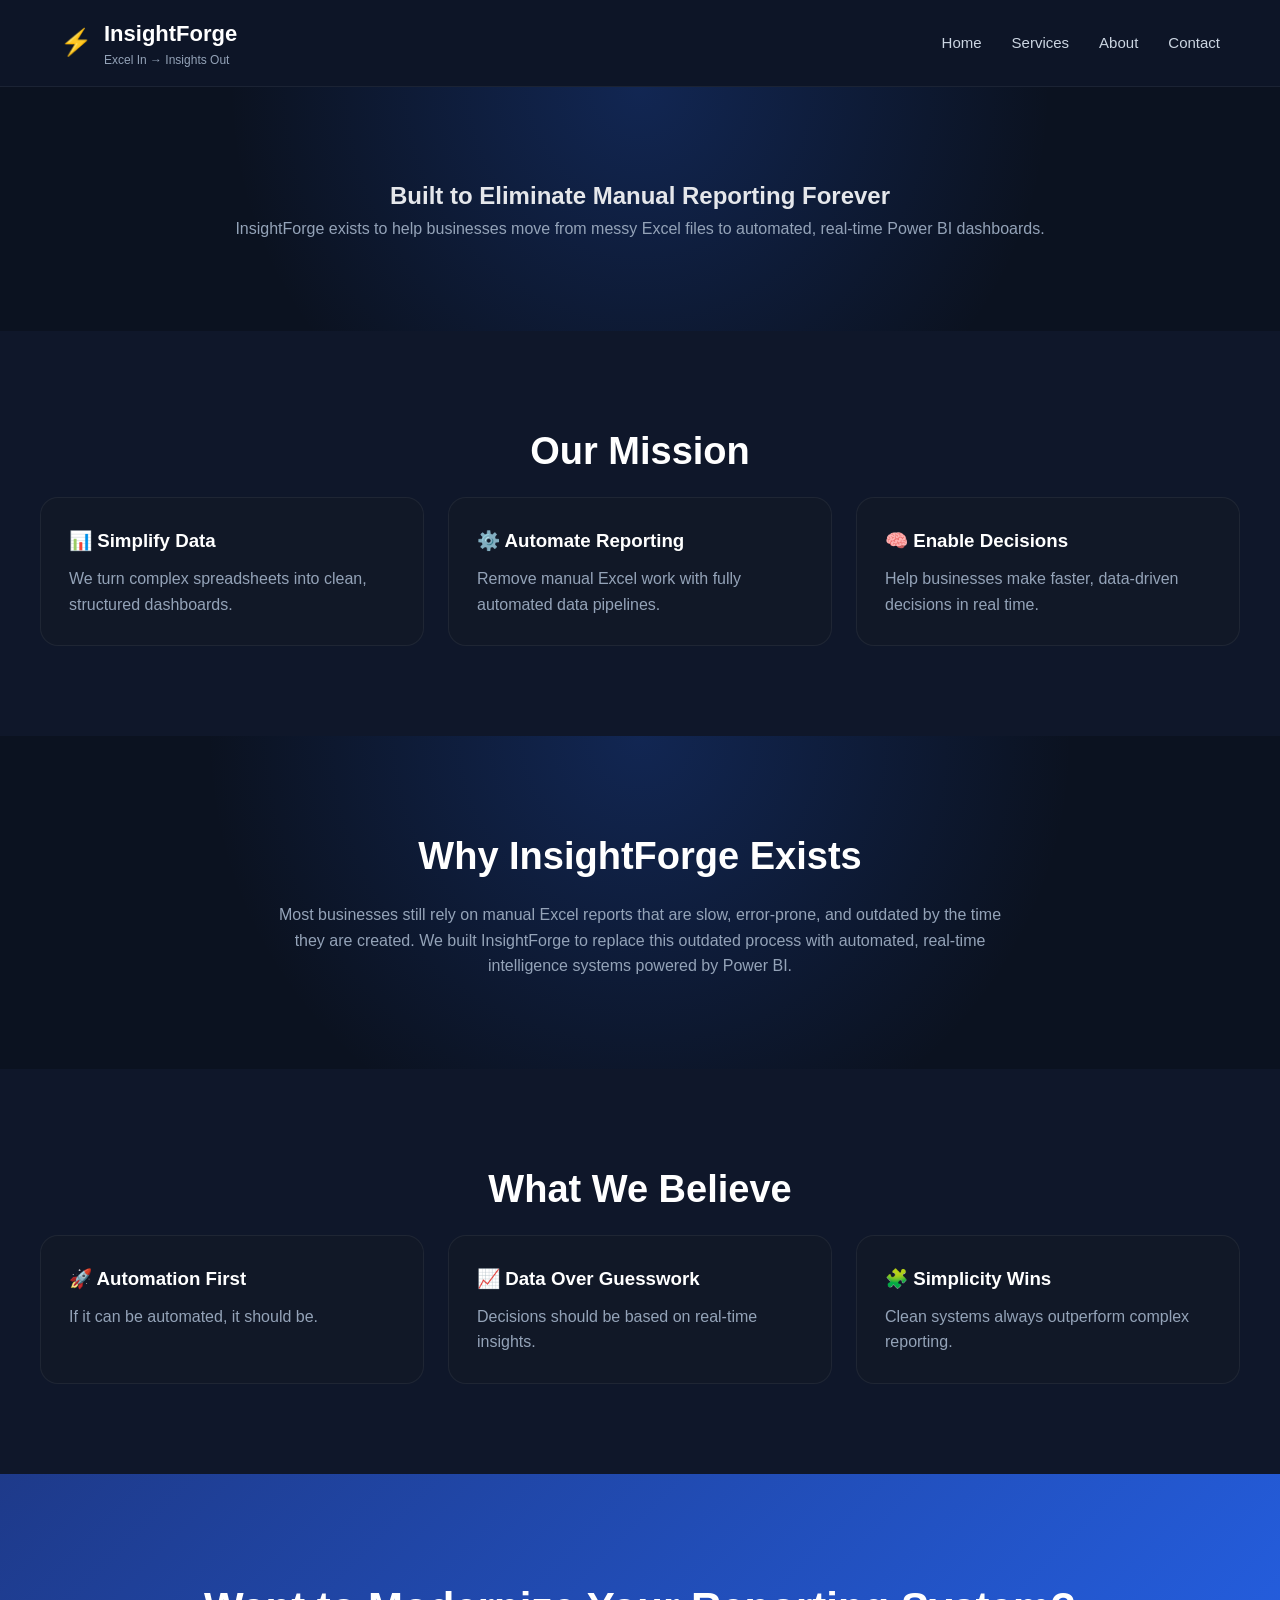
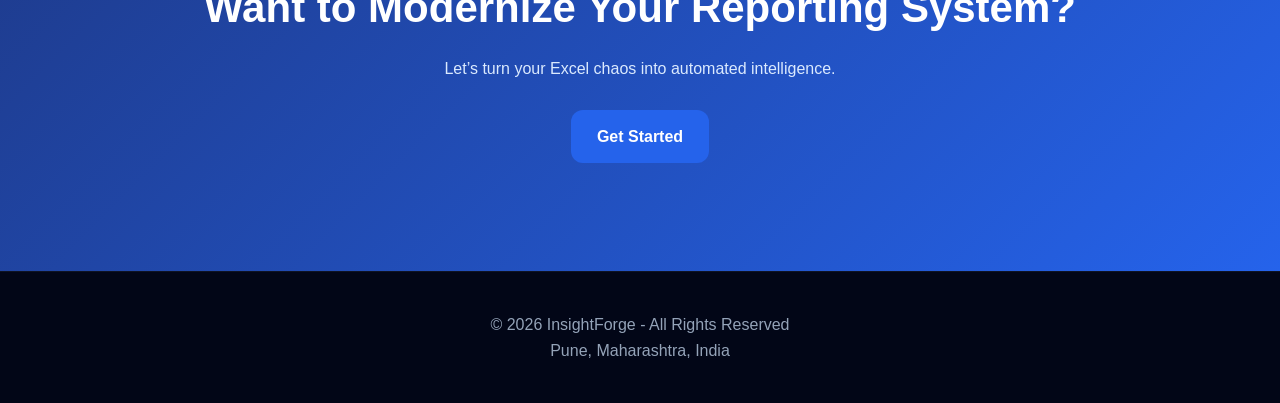
<file: About.html>
<!DOCTYPE html>
<html>
<head>
  <title>About | InsightForge</title>
  <meta name="viewport" content="width=device-width, initial-scale=1.0">
  <meta name="description" content="Learn about InsightForge and our mission to simplify business reporting with Excel to Power BI automation.">
  <link rel="stylesheet" href="style.css">
</head>

<body>

<header class="navbar">

  <div class="logo">
  <span class="logo-icon">⚡</span>
  <div>
    <div class="logo-text">InsightForge</div>
    <div style="font-size:12px;color:#94a3b8;">
      Excel In → Insights Out
    </div>
  </div>
</div>

  <nav class="nav-links">
    <a href="index.html">Home</a>
    <a href="services.html">Services</a>
    <a href="about.html">About</a>
    <a href="contact.html">Contact</a>
  </nav>

</header>

<!-- HERO -->
<section class="section">
  <h1>Built to Eliminate Manual Reporting Forever</h1>
  <p class="subtext">
    InsightForge exists to help businesses move from messy Excel files to automated, real-time Power BI dashboards.
  </p>
</section>

<!-- MISSION -->
<section class="section dark">

  <h2>Our Mission</h2>

  <div class="grid">
    <div class="card">
      <h3>📊 Simplify Data</h3>
      <p>We turn complex spreadsheets into clean, structured dashboards.</p>
    </div>

    <div class="card">
      <h3>⚙️ Automate Reporting</h3>
      <p>Remove manual Excel work with fully automated data pipelines.</p>
    </div>

    <div class="card">
      <h3>🧠 Enable Decisions</h3>
      <p>Help businesses make faster, data-driven decisions in real time.</p>
    </div>
  </div>

</section>

<!-- WHY WE EXIST -->
<section class="section">

  <h2>Why InsightForge Exists</h2>

  <p style="max-width:750px;margin:auto;color:#94a3b8;">
    Most businesses still rely on manual Excel reports that are slow, error-prone, and outdated by the time they are created.
    We built InsightForge to replace this outdated process with automated, real-time intelligence systems powered by Power BI.
  </p>

</section>

<!-- VALUES -->
<section class="section dark">

  <h2>What We Believe</h2>

  <div class="grid">

    <div class="card">
      <h3>🚀 Automation First</h3>
      <p>If it can be automated, it should be.</p>
    </div>

    <div class="card">
      <h3>📈 Data Over Guesswork</h3>
      <p>Decisions should be based on real-time insights.</p>
    </div>

    <div class="card">
      <h3>🧩 Simplicity Wins</h3>
      <p>Clean systems always outperform complex reporting.</p>
    </div>

  </div>

</section>

<!-- CTA -->
<section class="cta">
  <h2>Want to Modernize Your Reporting System?</h2>
  <p class="subtext">Let’s turn your Excel chaos into automated intelligence.</p>
  <a href="contact.html" class="btn primary">Get Started</a>
</section>

<footer class="footer">

    <div class="footer-left">
        <p>© 2026 InsightForge - All Rights Reserved</p>
        <p>Pune, Maharashtra, India</p>
    </div>


</footer>

</body>
</html>
</file>
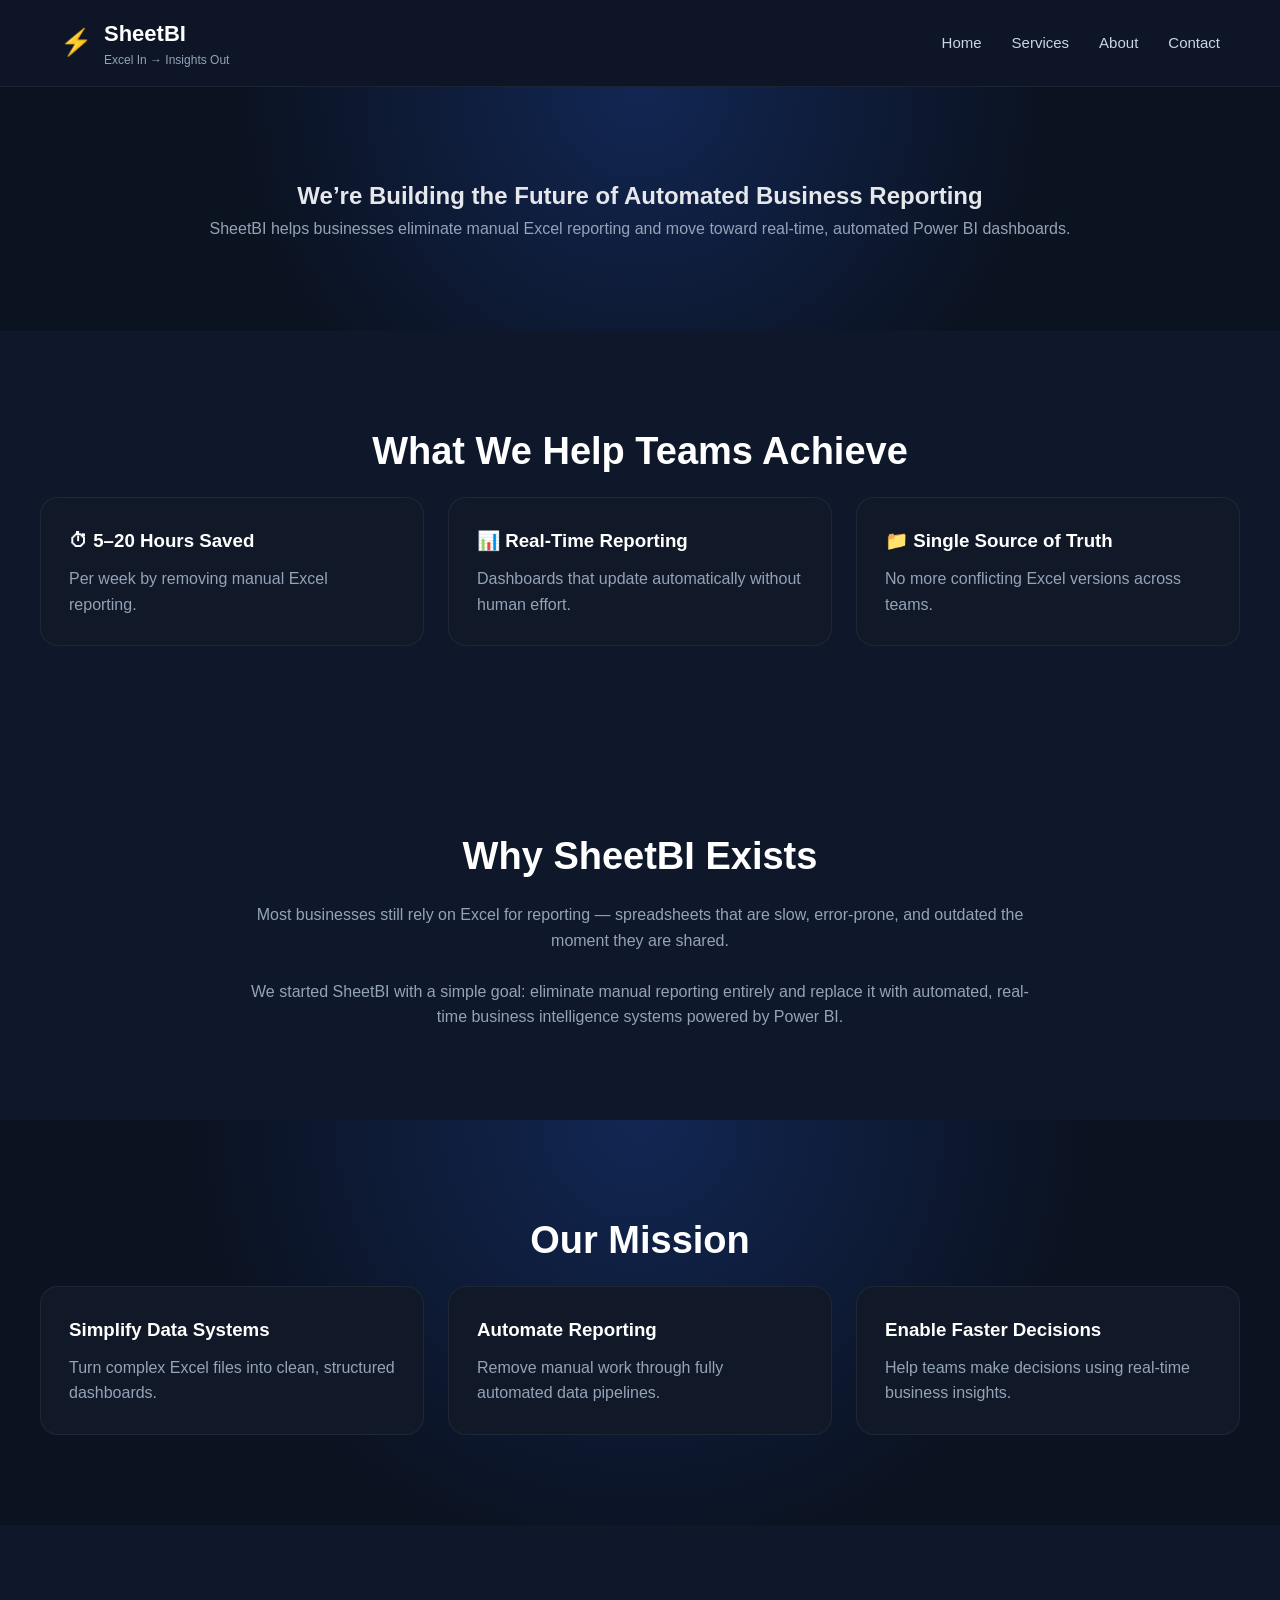
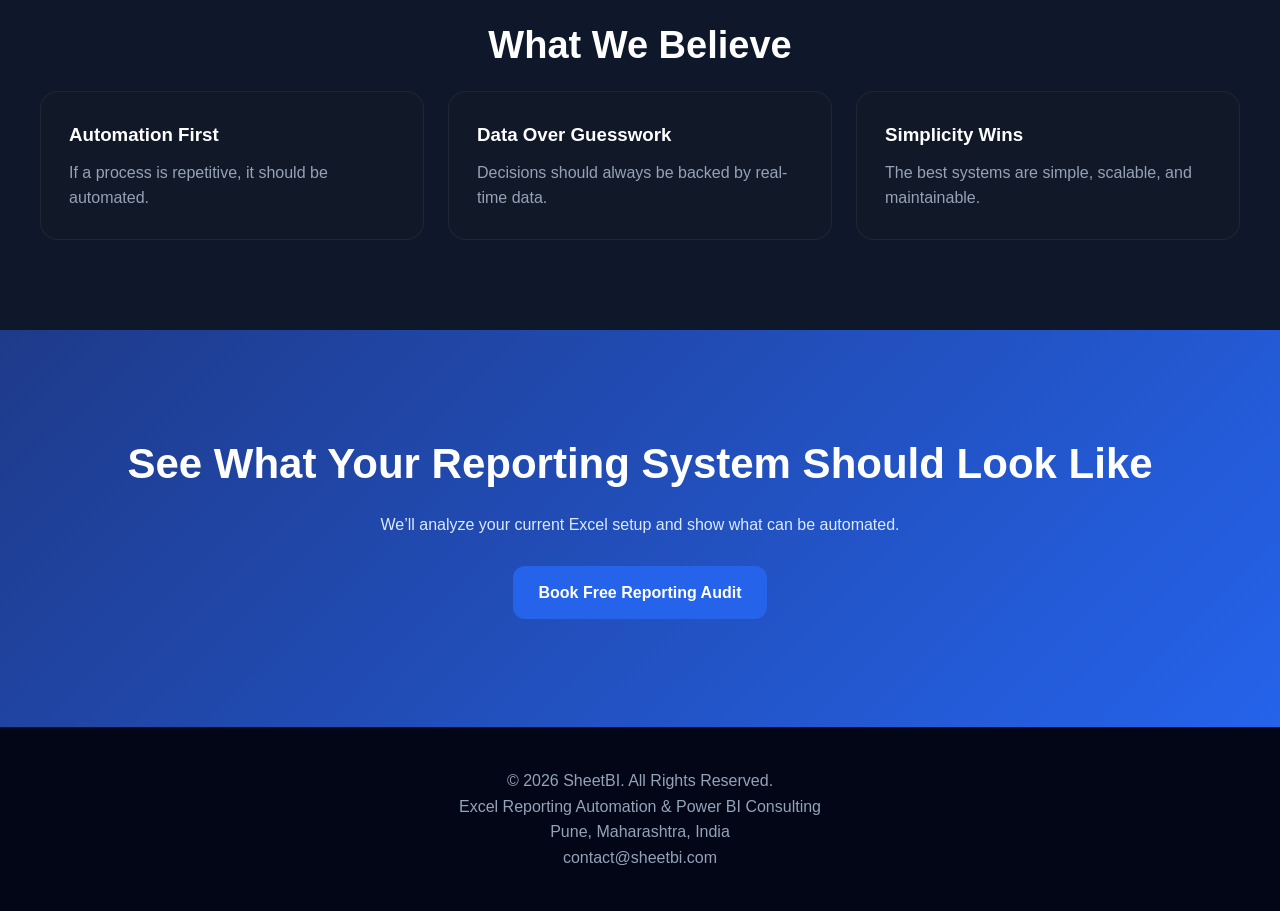
<file: about.html>
<!DOCTYPE html>
<html lang="en">

<head>
  <meta charset="UTF-8">

  <title>About | SheetBI - Excel to Power BI Automation</title>

  <meta name="viewport" content="width=device-width, initial-scale=1.0">

  <meta name="description"
        content="Learn about SheetBI's mission to replace manual Excel reporting with automated Power BI dashboards.">

  <link rel="stylesheet" href="style.css">
</head>

<body>

<!-- NAVBAR -->
<header class="navbar">

  <div class="logo">
    <span class="logo-icon">⚡</span>

    <div>
      <div class="logo-text">SheetBI</div>
      <div style="font-size:12px;color:#94a3b8;">
        Excel In → Insights Out
      </div>
    </div>

  </div>

  <nav class="nav-links">
    <a href="index.html">Home</a>
    <a href="services.html">Services</a>
    <a href="about.html">About</a>
    <a href="contact.html">Contact</a>
  </nav>

</header>


<!-- HERO -->
<section class="section">

  <h1>We’re Building the Future of Automated Business Reporting</h1>

  <p>
    SheetBI helps businesses eliminate manual Excel reporting and move toward
    real-time, automated Power BI dashboards.
  </p>

</section>
<section class="section dark">

  <h2>What We Help Teams Achieve</h2>

  <div class="grid">

    <div class="card">
      <h3>⏱ 5–20 Hours Saved</h3>
      <p>Per week by removing manual Excel reporting.</p>
    </div>

    <div class="card">
      <h3>📊 Real-Time Reporting</h3>
      <p>Dashboards that update automatically without human effort.</p>
    </div>

    <div class="card">
      <h3>📁 Single Source of Truth</h3>
      <p>No more conflicting Excel versions across teams.</p>
    </div>

  </div>

</section>

<!-- STORY -->
<section class="section dark">

  <h2>Why SheetBI Exists</h2>

  <p style="max-width:800px;margin:0 auto;color:#94a3b8;">
    Most businesses still rely on Excel for reporting — spreadsheets that are slow,
    error-prone, and outdated the moment they are shared.
    <br><br>
    We started SheetBI with a simple goal: eliminate manual reporting entirely and
    replace it with automated, real-time business intelligence systems powered by Power BI.
  </p>

</section>


<!-- MISSION -->
<section class="section">

  <h2>Our Mission</h2>

  <div class="grid">

    <div class="card">
      <h3>Simplify Data Systems</h3>
      <p>Turn complex Excel files into clean, structured dashboards.</p>
    </div>

    <div class="card">
      <h3>Automate Reporting</h3>
      <p>Remove manual work through fully automated data pipelines.</p>
    </div>

    <div class="card">
      <h3>Enable Faster Decisions</h3>
      <p>Help teams make decisions using real-time business insights.</p>
    </div>

  </div>

</section>


<!-- VALUES -->
<section class="section dark">

  <h2>What We Believe</h2>

  <div class="grid">

    <div class="card">
      <h3>Automation First</h3>
      <p>If a process is repetitive, it should be automated.</p>
    </div>

    <div class="card">
      <h3>Data Over Guesswork</h3>
      <p>Decisions should always be backed by real-time data.</p>
    </div>

    <div class="card">
      <h3>Simplicity Wins</h3>
      <p>The best systems are simple, scalable, and maintainable.</p>
    </div>

  </div>

</section>


<!-- DIFFERENTIATOR -->
<!--<section class="section">

  <h2>What Makes Us Different</h2>

  <div class="grid">

    <div class="card">
      <h3>Focused Expertise</h3>
      <p>We specialize only in Excel → Power BI transformation.</p>
    </div>

    <div class="card">
      <h3>Business First Approach</h3>
      <p>We design dashboards based on decisions, not just data.</p>
    </div>

    <div class="card">
      <h3>Automation Driven</h3>
      <p>Every solution we build removes manual reporting work.</p>
    </div>

  </div>

</section>-->
<!--<section class="section dark">

  <h2>Example Transformation</h2>

  <div style="max-width:800px;margin:auto;text-align:left;color:#94a3b8;">

    <p><strong style="color:white;">Problem:</strong> A finance team was spending 12–15 hours every week compiling Excel reports from 6 different files.</p>

    <p><strong style="color:white;">Solution:</strong> We built a Power BI system connected to their Excel sources with automated refresh pipelines.</p>

    <p><strong style="color:white;">Result:</strong> Reporting time reduced to under 10 minutes with real-time dashboards.</p>

  </div>

</section>-->

<!-- CTA -->
<section class="cta">

  <h2>See What Your Reporting System Should Look Like</h2>

  <p>We’ll analyze your current Excel setup and show what can be automated.</p>

  <a href="contact.html" class="btn primary">
    Book Free Reporting Audit
  </a>

</section>

<!-- FOOTER (UNIFIED) -->
<footer class="footer">

  <p>© 2026 SheetBI. All Rights Reserved.</p>
  <p>Excel Reporting Automation & Power BI Consulting</p>
  <p>Pune, Maharashtra, India</p>
  <p>contact@sheetbi.com</p>

</footer>

</body>
</html>
</file>
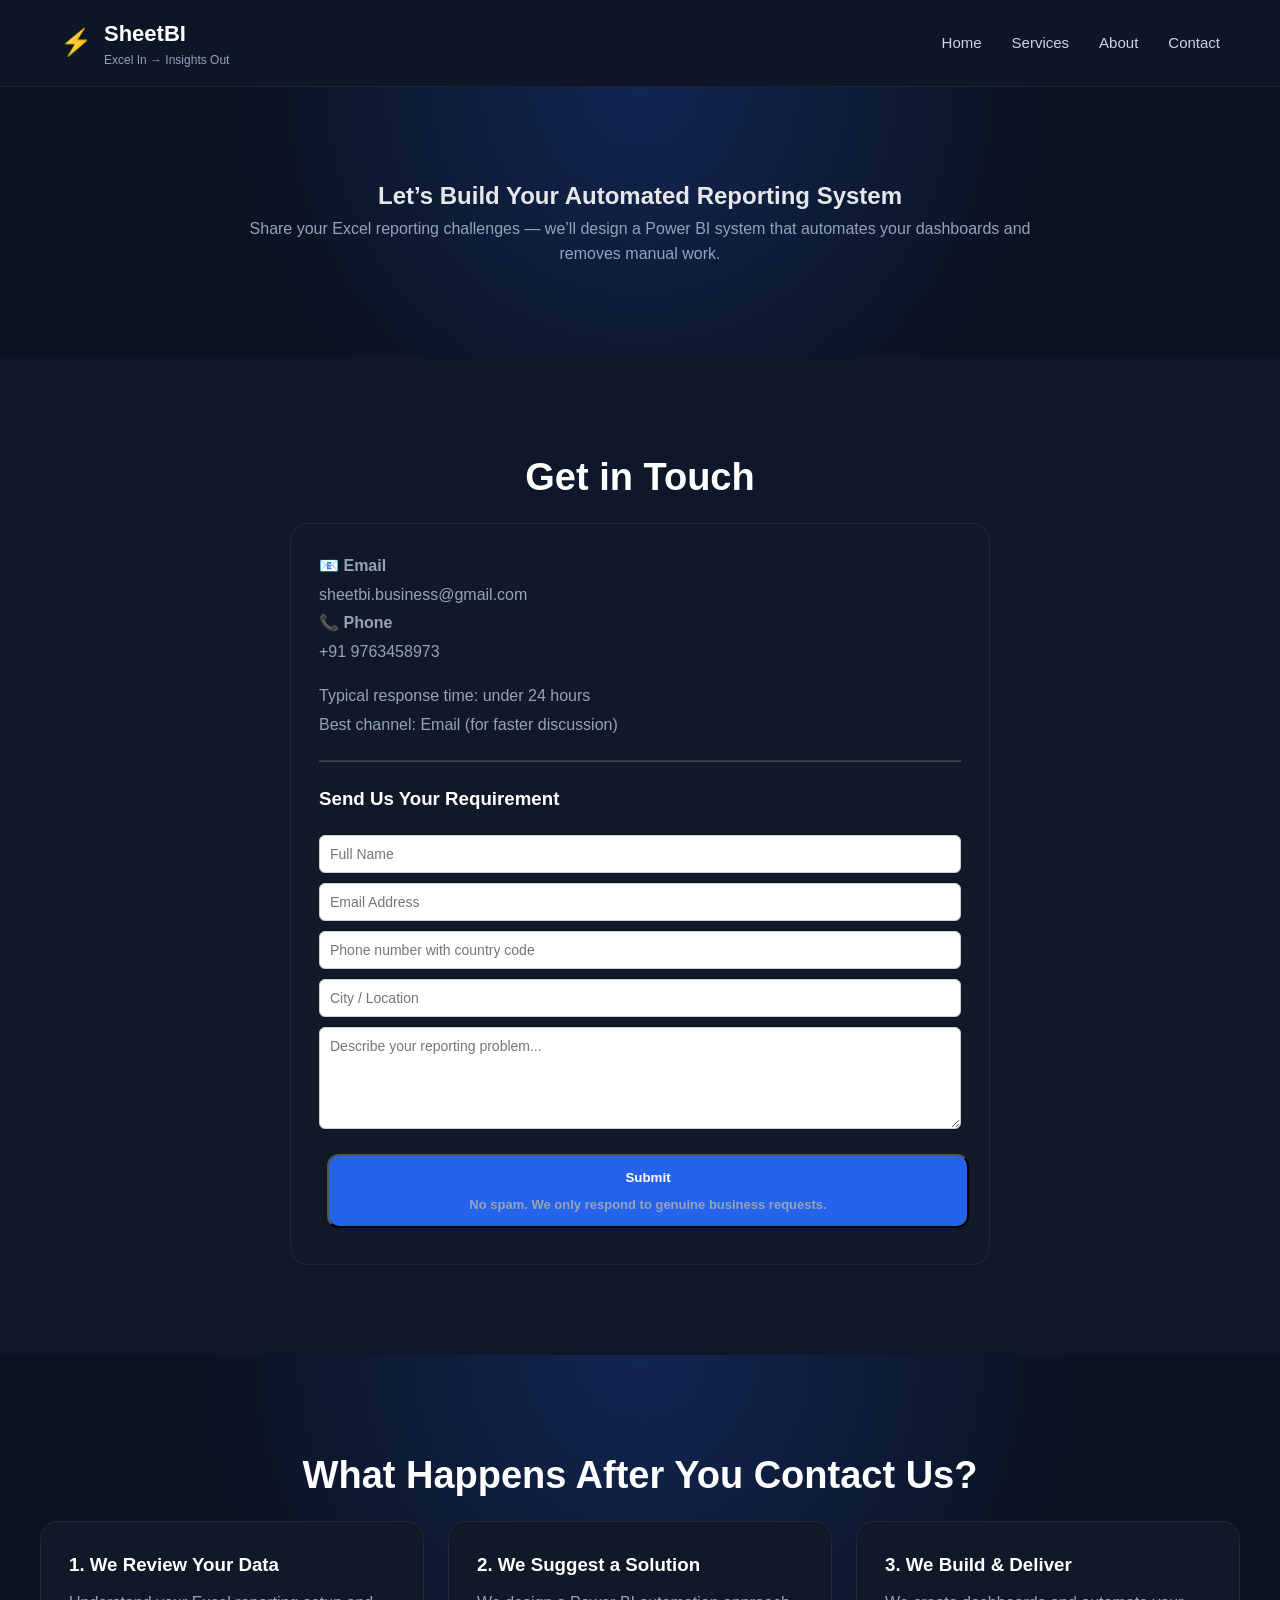
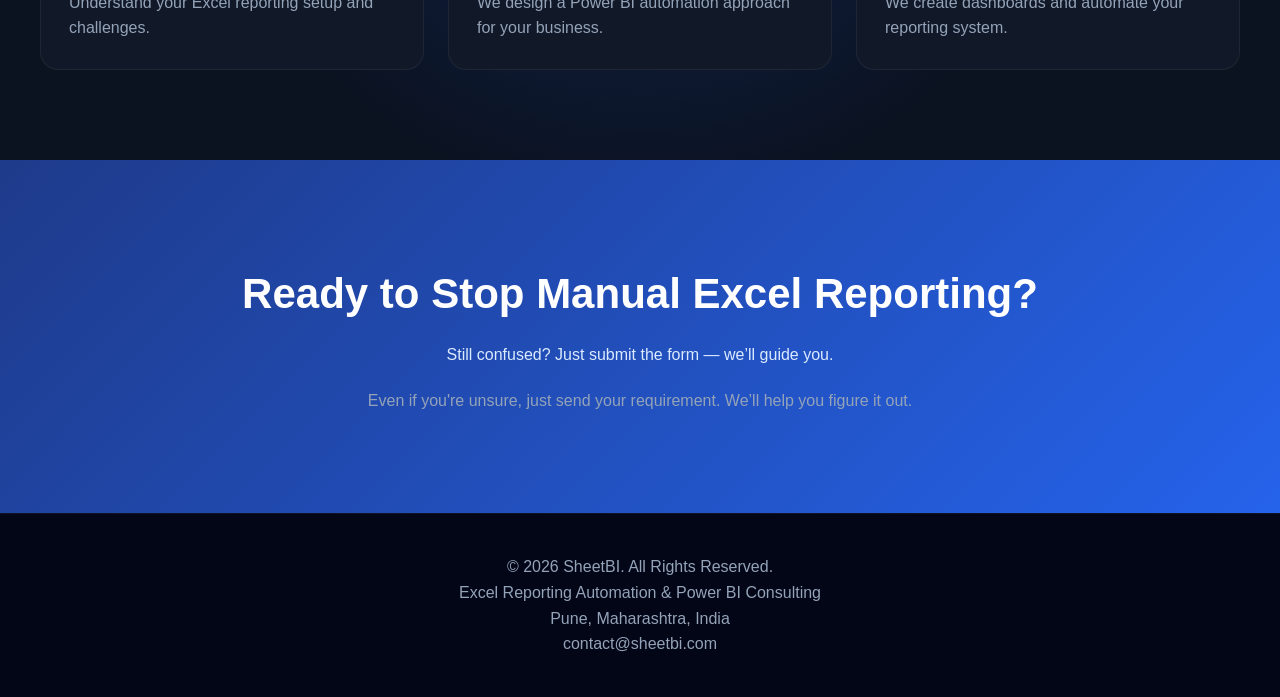
<file: contact.html>
<!DOCTYPE html>
<html>
<head>
  <title>Contact | SheetBI</title>
  <meta name="viewport" content="width=device-width, initial-scale=1.0">
  <meta name="description" content="Contact SheetBI for Excel to Power BI automation and business intelligence solutions.">
  <link rel="stylesheet" href="style.css">
</head>

<body>

<header class="navbar">

  <div class="logo">
  <span class="logo-icon">⚡</span>
  <div>
    <div class="logo-text">SheetBI</div>
    <div style="font-size:12px;color:#94a3b8;">
      Excel In → Insights Out
    </div>
  </div>
</div>

  <nav class="nav-links">
    <a href="index.html">Home</a>
    <a href="services.html">Services</a>
    <a href="about.html">About</a>
    <a href="contact.html">Contact</a>
  </nav>

</header>

<!-- HERO -->
<section class="section">

  <h1>Let’s Build Your Automated Reporting System</h1>

  <p style="max-width:800px;margin:auto;color:#94a3b8;">
    Share your Excel reporting challenges — we’ll design a Power BI system that automates your dashboards and removes manual work.
  </p>

</section>

<section class="section dark" id="contact-form">

  <h2>Get in Touch</h2>

  <div class="card" style="max-width:700px;margin:auto;text-align:left;line-height:1.8;">

    <p>📧 <b>Email</b><br>sheetbi.business@gmail.com</p>
    <p>📞 <b>Phone</b><br>+91 9763458973</p>

    <p style="margin-top:15px;color:#94a3b8;">
      Typical response time: under 24 hours<br>
      Best channel: Email (for faster discussion)
    </p>

    <hr style="margin:20px 0;opacity:0.2;">

    <h3>Send Us Your Requirement</h3>

    <!-- FORM HERE -->
    <form id="contactForm">
      <input type="text" name="name" placeholder="Full Name" required class="form-input"
        style="width:100%;padding:10px;margin-top:10px;border-radius:6px;border:1px solid #ccc;">

      <input type="text" name="email" placeholder="Email Address" required class="form-input"
        style="width:100%;padding:10px;margin-top:10px;border-radius:6px;border:1px solid #ccc;">

      <input type="tel" id="phone" name="phone" placeholder="Phone number with country code" required class="form-input"
        style="width:100%;padding:10px;margin-top:10px;border-radius:6px;border:1px solid #ccc;">

      <input type="text" name="location" placeholder="City / Location" required class="form-input"
        style="width:100%;padding:10px;margin-top:10px;border-radius:6px;border:1px solid #ccc;">

      <textarea name="message" rows="5" placeholder="Describe your reporting problem..." required class="form-input"
        style="width:100%;padding:10px;margin-top:10px;border-radius:6px;border:1px solid #ccc;"></textarea>

      <button type="submit" class="btn primary" style="margin-top:15px;width:100%;">
        Submit <p style="margin-top:12px;font-size:13px;color:#94a3b8;text-align:center;">
  No spam. We only respond to genuine business requests.
</p>
      </button>
    </form>
<p id="successMsg" style="display:none;color:#22c55e;margin-top:15px;font-weight:bold;">
      Thanks for submitting the form. We will contact you shortly.
    </p>
  </div>

</section>


<!-- WHY CONTACT US -->
<section class="section">

  <h2>What Happens After You Contact Us?</h2>

  <div class="grid">

    <div class="card">
      <h3>1. We Review Your Data</h3>
      <p>Understand your Excel reporting setup and challenges.</p>
    </div>

    <div class="card">
      <h3>2. We Suggest a Solution</h3>
      <p>We design a Power BI automation approach for your business.</p>
    </div>

    <div class="card">
      <h3>3. We Build & Deliver</h3>
      <p>We create dashboards and automate your reporting system.</p>
    </div>

  </div>

</section>

<!-- CTA -->
<section class="cta">

  <h2>Ready to Stop Manual Excel Reporting?</h2>

  <p class="subtext">
    Still confused? Just submit the form — we’ll guide you.
  </p>

  <p style="max-width:700px;margin:auto;color:#94a3b8;">
    Even if you're unsure, just send your requirement. We’ll help you figure it out.
  </p>

</section>

<footer class="footer">

  <p>© 2026 SheetBI. All Rights Reserved.</p>
  <p>Excel Reporting Automation & Power BI Consulting</p>
  <p>Pune, Maharashtra, India</p>
  <p>contact@sheetbi.com</p>

</footer>
<script>
document.getElementById("contactForm").addEventListener("submit", async function(e) {
  e.preventDefault();

  const form = e.target;

  const data = new FormData(form);

  // ✅ Get values
  const email = form.email.value.trim();
  const phone = form.phone.value.trim();

  // ✅ Email validation
  const emailRegex = /^[^\s@]+@[^\s@]+\.[^\s@]+$/;
  if (!emailRegex.test(email)) {
    alert("Please enter a valid email address");
    return;
  }

  // ✅ Phone validation (international)
  const phoneRegex = /^\+?[0-9]{7,15}$/;
  if (!phoneRegex.test(phone)) {
    alert("Please enter a valid phone number with country code (e.g. +91XXXXXXXXXX)");
    return;
  }

  // ✅ Send to Formspree
  const response = await fetch("https://formspree.io/f/xeewjrwl", {
    method: "POST",
    body: data,
    headers: {
      'Accept': 'application/json'
    }
  });

  if (response.ok) {
    form.reset();
    document.getElementById("successMsg").style.display = "block";
  } else {
    alert("Something went wrong. Please try again.");
  }
});
</script>
</body>
</html>
</file>
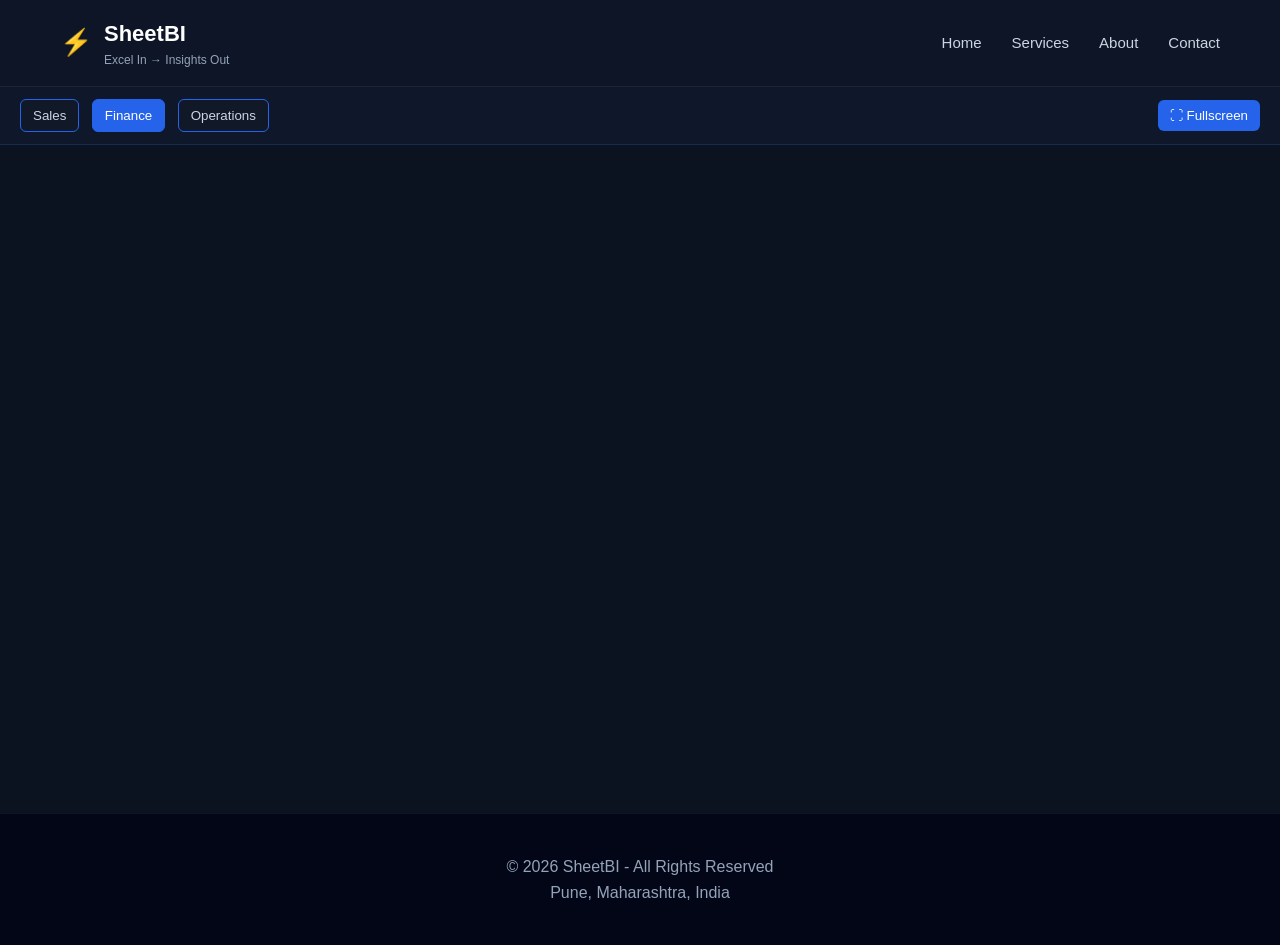
<file: demo-finance.html>
<!DOCTYPE html>
<html>
<head>
<title>Finance Dashboard Demo | SheetBI</title>
<link rel="stylesheet" href="style.css">

<style>
body {
  margin: 0;
  background: #0b1220;
  font-family: "Segoe UI", sans-serif;
}

/* ================= LOADER ================= */
.loader {
  position: fixed;
  inset: 0;
  background: #0b1220;
  display: flex;
  flex-direction: column;
  align-items: center;
  justify-content: center;
  z-index: 9999;
}

.spinner {
  width: 45px;
  height: 45px;
  border: 4px solid #1f2937;
  border-top: 4px solid #3b82f6;
  border-radius: 50%;
  animation: spin 1s linear infinite;
}

@keyframes spin {
  100% { transform: rotate(360deg); }
}

/* ================= TOP BAR ================= */
.topbar {
  display: flex;
  justify-content: space-between;
  align-items: center;
  padding: 12px 20px;
  background: #0f172a;
  border-bottom: 1px solid rgba(59,130,246,0.2);
}

.tabs button {
  background: #111827;
  border: 1px solid #2563eb;
  color: #cbd5e1;
  padding: 8px 12px;
  margin-right: 8px;
  cursor: pointer;
  border-radius: 6px;
  transition: 0.3s;
}

.tabs button.active {
  background: #2563eb;
  color: white;
}

.fullscreen-btn {
  background: #2563eb;
  color: white;
  border: none;
  padding: 8px 12px;
  border-radius: 6px;
  cursor: pointer;
}

/* ================= DASHBOARD SIZE ================= */
.dashboard-wrapper {
  max-width: 1200px;
  margin: 30px auto;
  padding: 0 20px;
}

iframe {
  width: 100%;
  height: 600px;
  border: none;
  border-radius: 12px;
}

/* FULLSCREEN */
:fullscreen {
  background: #0b1220;
}

:fullscreen iframe {
  width: 100vw;
  height: 100vh;
  border-radius: 0;
}
</style>

</head>

<body>

<!-- LOADER -->
<div id="loader" class="loader" style="display:none;">
  <div class="spinner"></div>
  <p style="color:#94a3b8;margin-top:10px;">Loading Finance Dashboard...</p>
</div>

<!-- HEADER -->
<header class="navbar">
  <div class="logo">
    <span class="logo-icon">⚡</span>
    <div>
      <div class="logo-text">SheetBI</div>
      <div style="font-size:12px;color:#94a3b8;">
        Excel In → Insights Out
      </div>
    </div>
  </div>
  <nav class="nav-links">
    <a href="index.html">Home</a>
    <a href="services.html">Services</a>
    <a href="about.html">About</a>
    <a href="contact.html">Contact</a>
  </nav>
</header>

<!-- TOP BAR -->
<div class="topbar">
  <div class="tabs">
    <button onclick="goTo('sales')">Sales</button>
    <button class="active">Finance</button>
    <button onclick="goTo('ops')">Operations</button>
  </div>

  <button class="fullscreen-btn" onclick="toggleFullscreen()">⛶ Fullscreen</button>
</div>

<!-- DASHBOARD -->
<div id="dashWrap" class="dashboard-wrapper">
  <iframe id="dashboardFrame"></iframe>
</div>

<script>
/* ================= DASHBOARDS ================= */
const dashboards = {
  sales: "https://app.powerbi.com/reportEmbed?reportId=93657e3b-37a6-4b7f-9b79-533d59ecc878&autoAuth=true&ctid=e0793d39-0939-496d-b129-198edd916feb",
  finance: "https://app.powerbi.com/reportEmbed?reportId=223d6fc9-6c3e-44e2-8569-3eed0d600d23&autoAuth=true&ctid=e0793d39-0939-496d-b129-198edd916feb",
  ops: "https://app.powerbi.com/reportEmbed?reportId=9ad9d1c3-c34d-4795-9acb-a4b7bc988214&autoAuth=true&ctid=e0793d39-0939-496d-b129-198edd916feb"
};

/* ================= LOAD ================= */
function loadDashboard(type) {
  document.getElementById("loader").style.display = "flex";

  setTimeout(() => {
    document.getElementById("loader").style.display = "none";
    document.getElementById("dashboardFrame").src = dashboards[type];
  }, 900);
}

/* ================= NAV SWITCH ================= */
function goTo(type) {
  window.location.href = `demo-${type}.html`;
}

/* ================= FULLSCREEN ================= */
function toggleFullscreen() {
  const elem = document.getElementById("dashWrap");

  if (!document.fullscreenElement) {
    elem.requestFullscreen().catch(err => console.log(err));
  } else {
    document.exitFullscreen();
  }
}

/* ================= AUTO LOAD ================= */
window.onload = () => {
  loadDashboard("finance");
};
</script>
<footer class="footer">

    <div class="footer-left">
        <p>© 2026 SheetBI - All Rights Reserved</p>
        <p>Pune, Maharashtra, India</p>
    </div>


</footer>
</body>
</html>
</file>
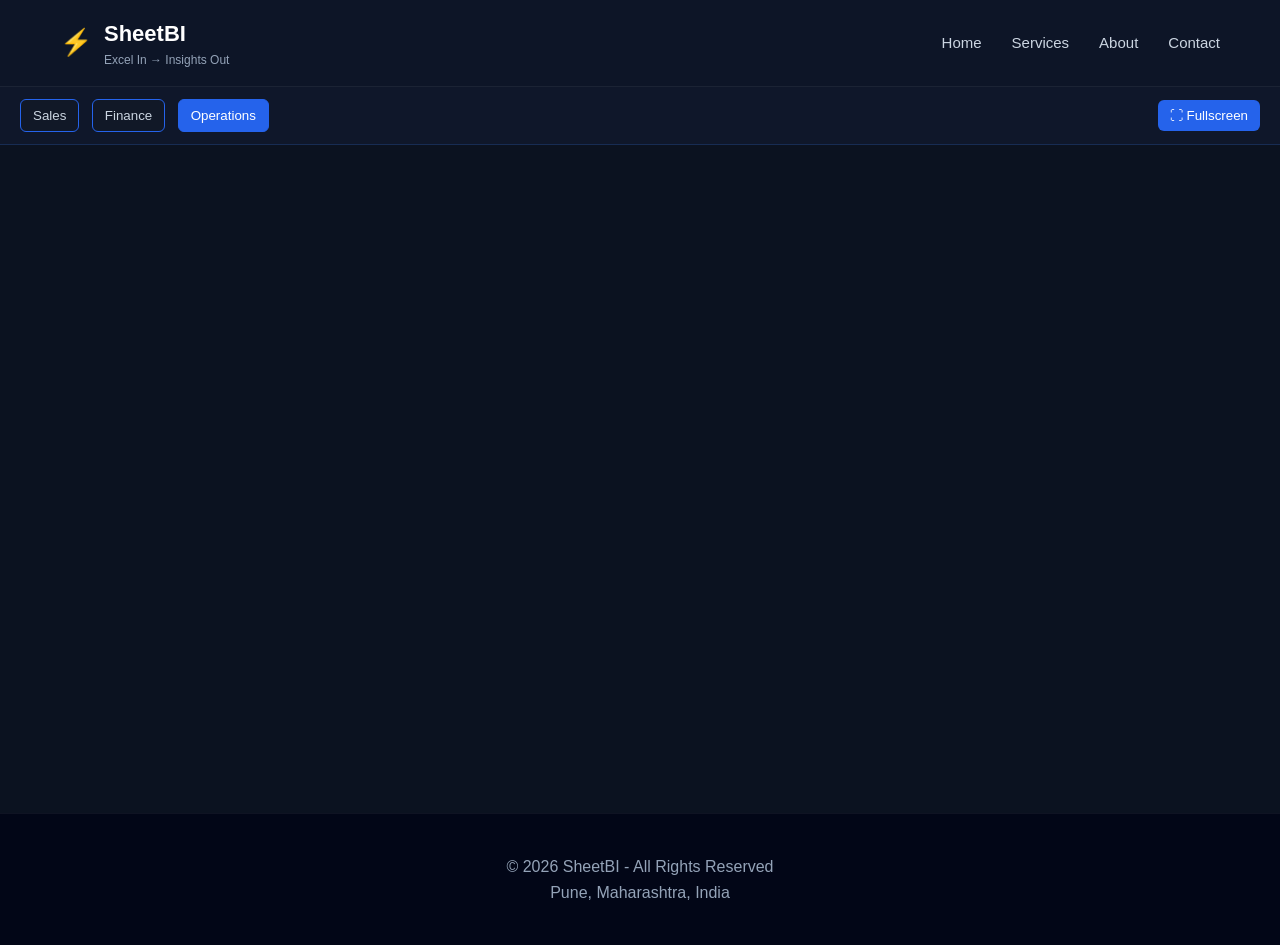
<file: demo-operations.html>
<!DOCTYPE html>
<html>
<head>
<title>Operations Dashboard Demo | SheetBI</title>
<link rel="stylesheet" href="style.css">

<style>
body {
  margin: 0;
  background: #0b1220;
  font-family: "Segoe UI", sans-serif;
}

/* ================= LOADER ================= */
.loader {
  position: fixed;
  inset: 0;
  background: #0b1220;
  display: flex;
  flex-direction: column;
  align-items: center;
  justify-content: center;
  z-index: 9999;
}

.spinner {
  width: 45px;
  height: 45px;
  border: 4px solid #1f2937;
  border-top: 4px solid #3b82f6;
  border-radius: 50%;
  animation: spin 1s linear infinite;
}

@keyframes spin {
  100% { transform: rotate(360deg); }
}

/* ================= TOP BAR ================= */
.topbar {
  display: flex;
  justify-content: space-between;
  align-items: center;
  padding: 12px 20px;
  background: #0f172a;
  border-bottom: 1px solid rgba(59,130,246,0.2);
}

.tabs button {
  background: #111827;
  border: 1px solid #2563eb;
  color: #cbd5e1;
  padding: 8px 12px;
  margin-right: 8px;
  cursor: pointer;
  border-radius: 6px;
  transition: 0.3s;
}

.tabs button.active {
  background: #2563eb;
  color: white;
}

.fullscreen-btn {
  background: #2563eb;
  color: white;
  border: none;
  padding: 8px 12px;
  border-radius: 6px;
  cursor: pointer;
}

/* ================= DASHBOARD SIZE ================= */
.dashboard-wrapper {
  max-width: 1200px;
  margin: 30px auto;
  padding: 0 20px;
}

iframe {
  width: 100%;
  height: 600px;
  border: none;
  border-radius: 12px;
}

/* FULLSCREEN */
:fullscreen {
  background: #0b1220;
}

:fullscreen iframe {
  width: 100vw;
  height: 100vh;
  border-radius: 0;
}
</style>

</head>

<body>

<!-- LOADER -->
<div id="loader" class="loader" style="display:none;">
  <div class="spinner"></div>
  <p style="color:#94a3b8;margin-top:10px;">Loading Operations Dashboard...</p>
</div>

<!-- HEADER -->
<header class="navbar">
  <div class="logo">
    <span class="logo-icon">⚡</span>
    <div>
      <div class="logo-text">SheetBI</div>
      <div style="font-size:12px;color:#94a3b8;">
        Excel In → Insights Out
      </div>
    </div>
  </div>
  <nav class="nav-links">
    <a href="index.html">Home</a>
    <a href="services.html">Services</a>
    <a href="about.html">About</a>
    <a href="contact.html">Contact</a>
  </nav>
</header>

<!-- TOP BAR -->
<div class="topbar">
  <div class="tabs">
    <button onclick="goTo('sales')">Sales</button>
    <button onclick="goTo('finance')">Finance</button>
    <button class="active">Operations</button>
  </div>

  <button class="fullscreen-btn" onclick="toggleFullscreen()">⛶ Fullscreen</button>
</div>

<!-- DASHBOARD -->
<div id="dashWrap" class="dashboard-wrapper">
  <iframe id="dashboardFrame"></iframe>
</div>

<script>
/* ================= DASHBOARDS ================= */
const dashboards = {
  sales: "https://app.powerbi.com/reportEmbed?reportId=93657e3b-37a6-4b7f-9b79-533d59ecc878&autoAuth=true&ctid=e0793d39-0939-496d-b129-198edd916feb",
  finance: "https://app.powerbi.com/reportEmbed?reportId=223d6fc9-6c3e-44e2-8569-3eed0d600d23&autoAuth=true&ctid=e0793d39-0939-496d-b129-198edd916feb",
  ops: "https://app.powerbi.com/reportEmbed?reportId=9ad9d1c3-c34d-4795-9acb-a4b7bc988214&autoAuth=true&ctid=e0793d39-0939-496d-b129-198edd916feb"
};

/* ================= LOAD ================= */
function loadDashboard(type) {
  document.getElementById("loader").style.display = "flex";

  setTimeout(() => {
    document.getElementById("loader").style.display = "none";
    document.getElementById("dashboardFrame").src = dashboards[type];
  }, 900);
}

/* ================= NAV SWITCH ================= */
function goTo(type) {
  window.location.href = `demo-${type}.html`;
}

/* ================= FULLSCREEN ================= */
function toggleFullscreen() {
  const elem = document.getElementById("dashWrap");

  if (!document.fullscreenElement) {
    elem.requestFullscreen().catch(err => console.log(err));
  } else {
    document.exitFullscreen();
  }
}

/* ================= AUTO LOAD ================= */
window.onload = () => {
  loadDashboard("ops");
};
</script>
<footer class="footer">

    <div class="footer-left">
        <p>© 2026 SheetBI - All Rights Reserved</p>
        <p>Pune, Maharashtra, India</p>
    </div>


</footer>
</body>
</html>
</file>
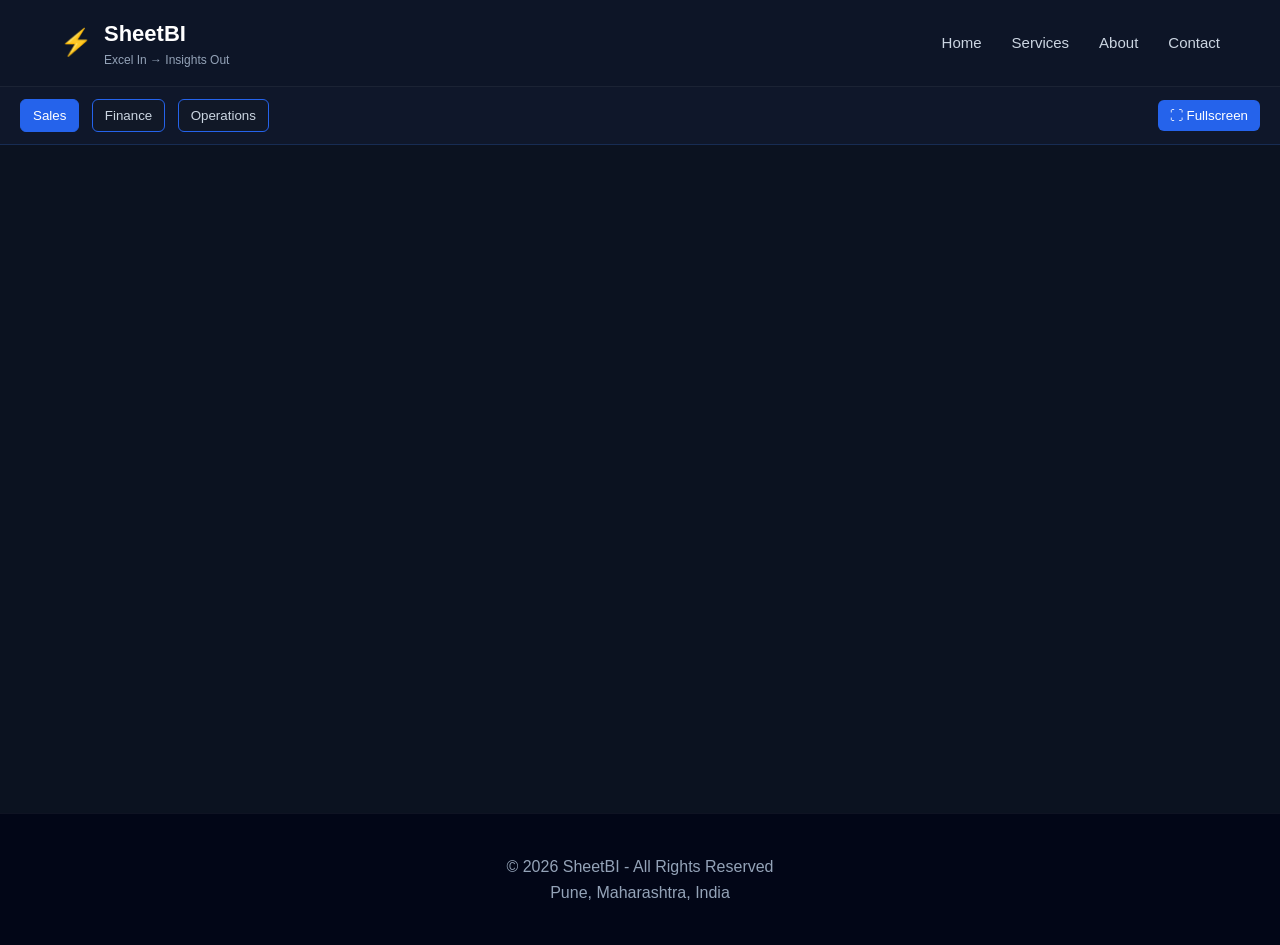
<file: demo-sales.html>
<!DOCTYPE html>
<html>
<head>
<title>Sales Dashboard Demo</title>
<link rel="stylesheet" href="style.css">

<style>
body {
  margin: 0;
  background: #0b1220;
  font-family: "Segoe UI", sans-serif;
}

/* ================= LOADER ================= */
.loader {
  position: fixed;
  inset: 0;
  background: #0b1220;
  display: flex;
  flex-direction: column;
  align-items: center;
  justify-content: center;
  z-index: 9999;
}

.spinner {
  width: 45px;
  height: 45px;
  border: 4px solid #1f2937;
  border-top: 4px solid #3b82f6;
  border-radius: 50%;
  animation: spin 1s linear infinite;
}

@keyframes spin {
  100% { transform: rotate(360deg); }
}

/* ================= TOP BAR ================= */
.topbar {
  display: flex;
  justify-content: space-between;
  align-items: center;
  padding: 12px 20px;
  background: #0f172a;
  border-bottom: 1px solid rgba(59,130,246,0.2);
}

.tabs button {
  background: #111827;
  border: 1px solid #2563eb;
  color: #cbd5e1;
  padding: 8px 12px;
  margin-right: 8px;
  cursor: pointer;
  border-radius: 6px;
  transition: 0.3s;
}

.tabs button.active {
  background: #2563eb;
  color: white;
}

.fullscreen-btn {
  background: #2563eb;
  color: white;
  border: none;
  padding: 8px 12px;
  border-radius: 6px;
  cursor: pointer;
}

/* ================= DASHBOARD SIZE ================= */
.dashboard-wrapper {
  max-width: 1200px;   /* increased width */
  margin: 30px auto;
  padding: 0 20px;
}

/* IFRAME */
iframe {
  width: 100%;
  height: 600px;
  border: none;
  border-radius: 12px;
}

/* ================= FULLSCREEN FIX ================= */
:fullscreen {
  background: #0b1220;
}

:fullscreen iframe {
  width: 100vw;
  height: 100vh;
  border-radius: 0;
}
</style>

</head>

<body>

<!-- LOADER -->
<div id="loader" class="loader" style="display:none;">
  <div class="spinner"></div>
  <p style="color:#94a3b8;margin-top:10px;">Loading Dashboard...</p>
</div>

<!-- HEADER -->
<header class="navbar">
  <div class="logo">
    <span class="logo-icon">⚡</span>
    <div>
      <div class="logo-text">SheetBI</div>
      <div style="font-size:12px;color:#94a3b8;">
        Excel In → Insights Out
      </div>
    </div>
  </div>


<nav class="nav-links">
    <a href="index.html">Home</a>
    <a href="services.html">Services</a>
    <a href="about.html">About</a>
    <a href="contact.html">Contact</a>
  </nav>
  </header>

<!-- TOP BAR -->
<div class="topbar">
  <div class="tabs">
    <button class="active" onclick="switchDashboard(event,'sales')">Sales</button>
    <button onclick="switchDashboard(event,'finance')">Finance</button>
    <button onclick="switchDashboard(event,'ops')">Operations</button>
  </div>

  <button class="fullscreen-btn" onclick="toggleFullscreen()">⛶ Fullscreen</button>
</div>

<!-- DASHBOARD -->
<div id="dashWrap" class="dashboard-wrapper">
  <iframe id="dashboardFrame"></iframe>
</div>

<script>
/* ================= DASHBOARD LINKS ================= */
const dashboards = {
  sales: "https://app.powerbi.com/reportEmbed?reportId=93657e3b-37a6-4b7f-9b79-533d59ecc878&autoAuth=true&ctid=e0793d39-0939-496d-b129-198edd916feb",
  finance: "https://app.powerbi.com/reportEmbed?reportId=223d6fc9-6c3e-44e2-8569-3eed0d600d23&autoAuth=true&ctid=e0793d39-0939-496d-b129-198edd916feb",
  ops: "https://app.powerbi.com/reportEmbed?reportId=9ad9d1c3-c34d-4795-9acb-a4b7bc988214&autoAuth=true&ctid=e0793d39-0939-496d-b129-198edd916feb"
};

/* ================= LOAD DASHBOARD ================= */
function loadDashboard(type) {
  document.getElementById("loader").style.display = "flex";

  setTimeout(() => {
    document.getElementById("loader").style.display = "none";
    document.getElementById("dashboardFrame").src = dashboards[type];
  }, 900);
}

/* ================= SWITCH DASHBOARD ================= */
function switchDashboard(event, type) {
  document.querySelectorAll(".tabs button").forEach(b => b.classList.remove("active"));
  event.target.classList.add("active");
  loadDashboard(type);
}

/* ================= FULLSCREEN ================= */
function toggleFullscreen() {
  const elem = document.getElementById("dashWrap");

  if (!document.fullscreenElement) {
    elem.requestFullscreen().catch(err => console.log(err));
  } else {
    document.exitFullscreen();
  }
}

/* ================= AUTO LOAD ================= */
window.onload = () => {
  loadDashboard("sales");
};
</script>
<footer class="footer">

    <div class="footer-left">
        <p>© 2026 SheetBI - All Rights Reserved</p>
        <p>Pune, Maharashtra, India</p>
    </div>


</footer>
</body>
</html>
</file>
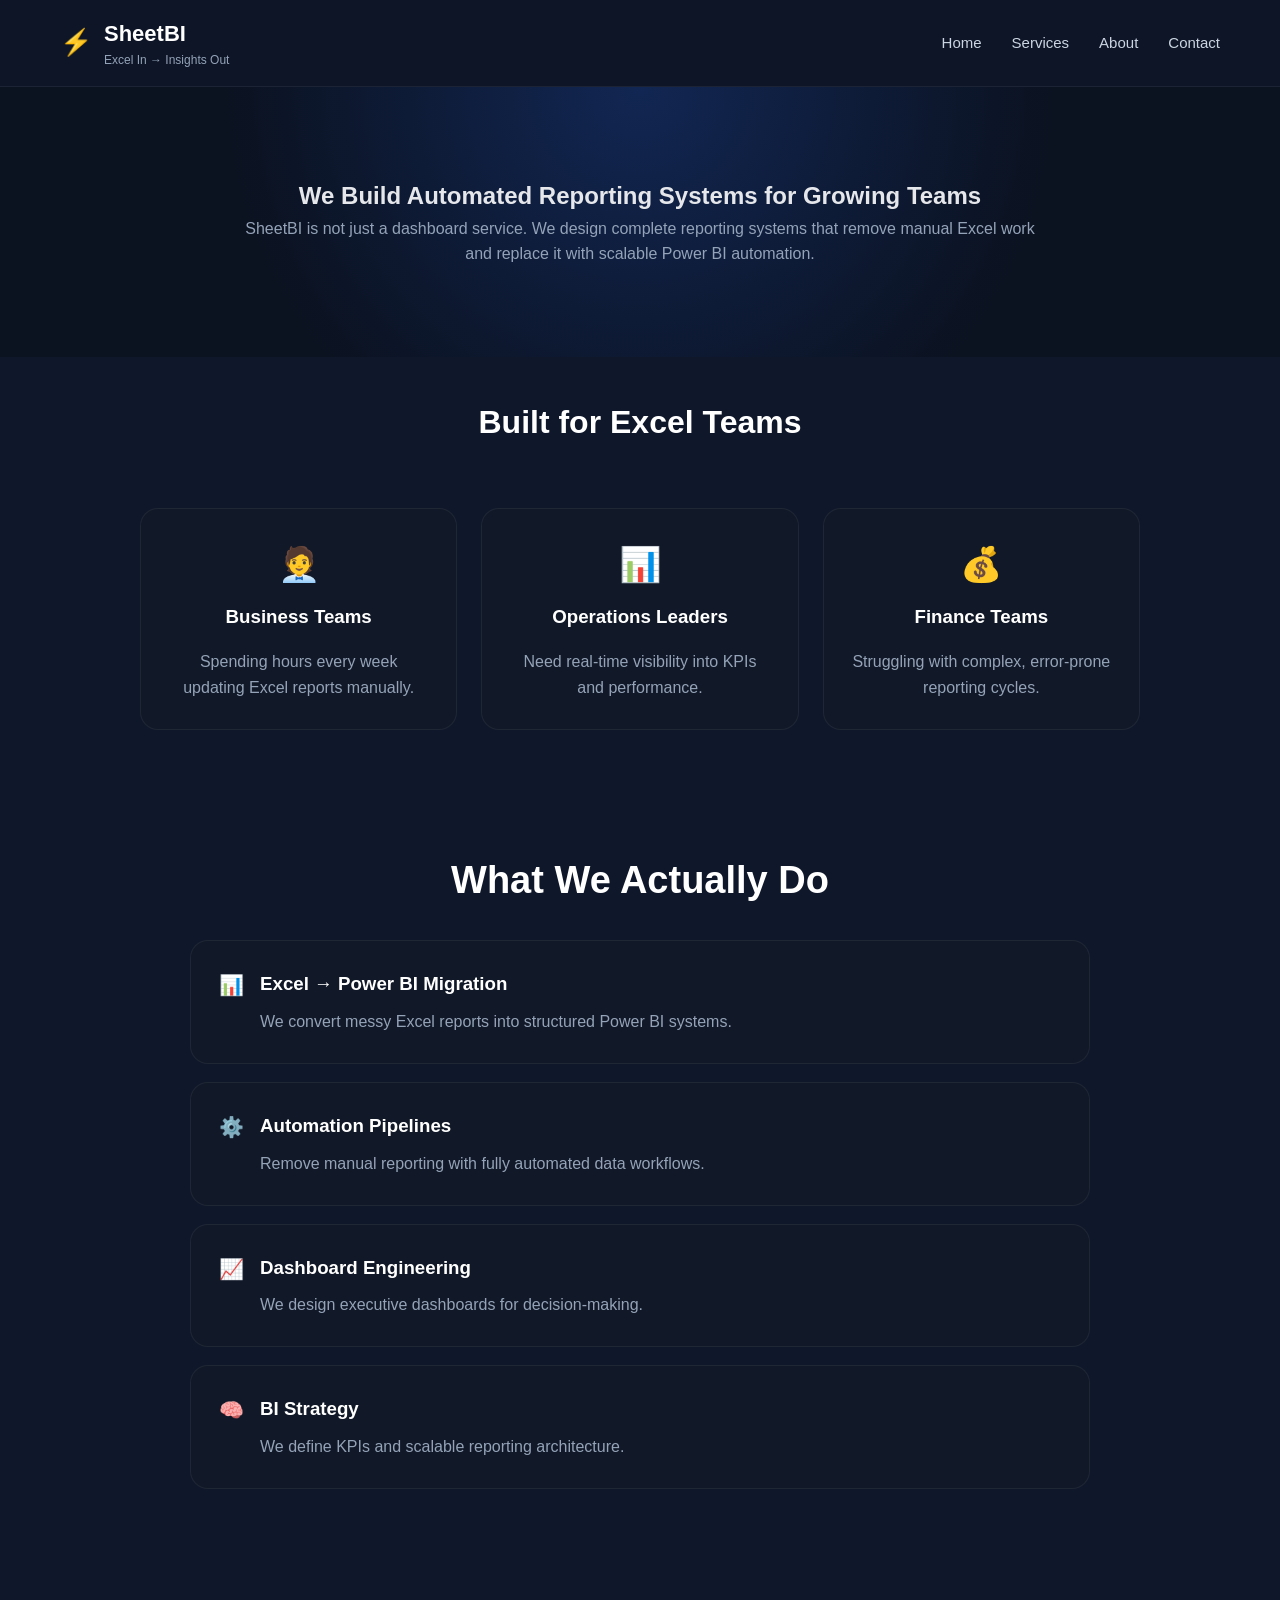
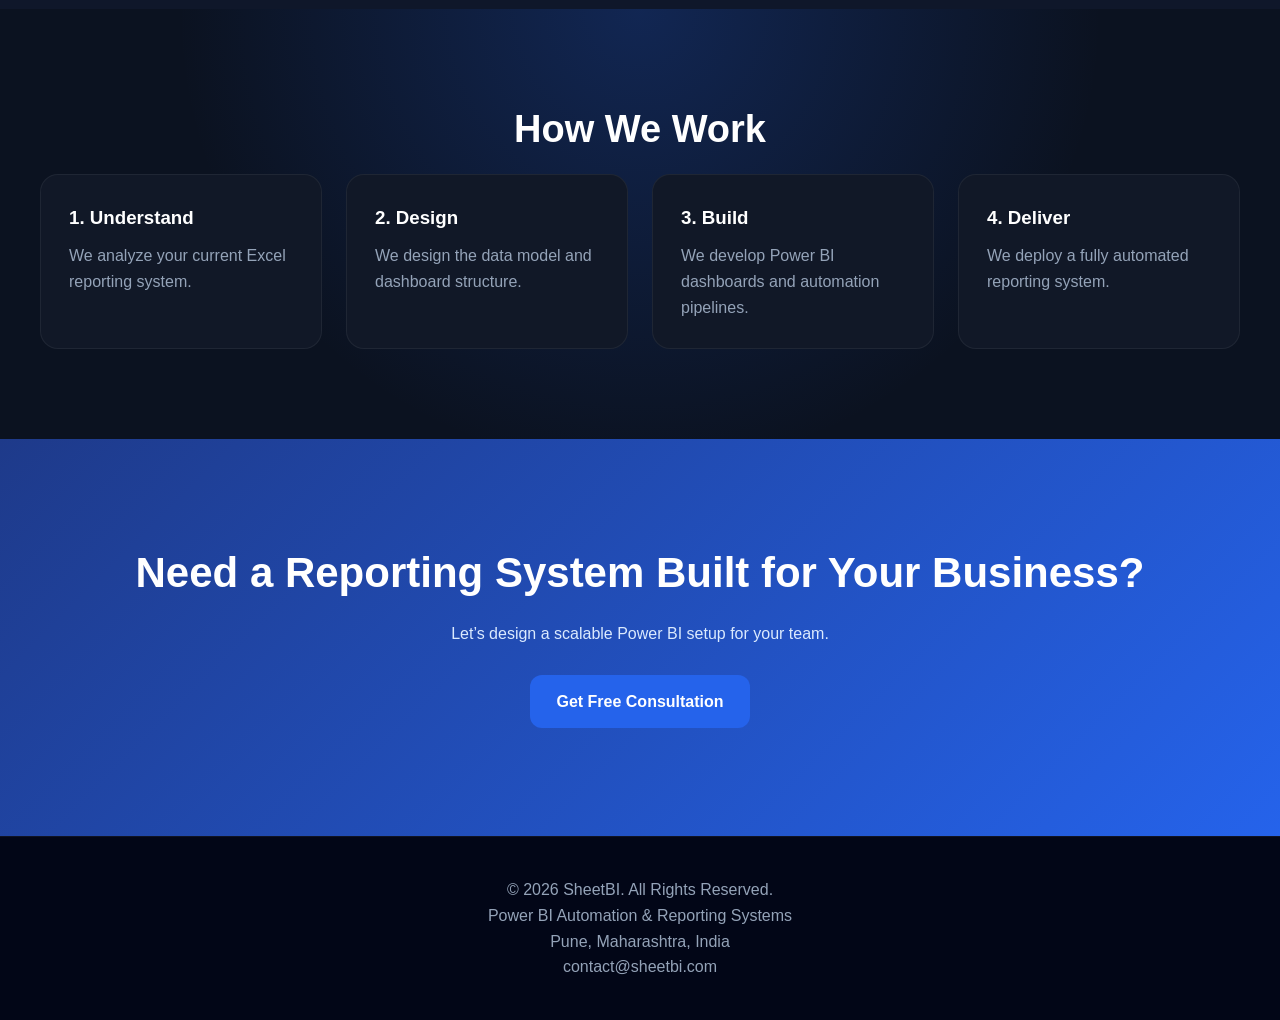
<file: services.html>
<!DOCTYPE html>
<html lang="en">

<head>
  <meta charset="UTF-8">
  <title>Services | SheetBI</title>

  <meta name="description"
        content="Excel to Power BI migration, automation pipelines, and BI consulting services by SheetBI.">

  <meta name="viewport" content="width=device-width, initial-scale=1.0">

  <link rel="stylesheet" href="style.css">
</head>

<body>

<!-- NAVBAR -->
<header class="navbar">

  <div class="logo">
    <span class="logo-icon">⚡</span>
    <div>
      <div class="logo-text">SheetBI</div>
      <div style="font-size:12px;color:#94a3b8;">
        Excel In → Insights Out
      </div>
    </div>
  </div>

  <nav class="nav-links">
    <a href="index.html">Home</a>
    <a href="services.html">Services</a>
    <a href="about.html">About</a>
    <a href="contact.html">Contact</a>
  </nav>

</header>

<!-- HERO (DIFFERENT STYLE THAN INDEX) -->
<section class="section">

  <h1>We Build Automated Reporting Systems for Growing Teams</h1>

  <p style="max-width:800px;margin:auto;color:#94a3b8;">
    SheetBI is not just a dashboard service.
    We design complete reporting systems that remove manual Excel work
    and replace it with scalable Power BI automation.
  </p>

</section>


<!-- WHO THIS IS FOR (HORIZONTAL PREMIUM) -->


  <section id="who-this-is-for" class="section dark">
  <h2>Built for Excel Teams</h2>

  <div style="
    max-width:1000px;
    margin:60px auto;
    display:flex;
    gap:20px;
    justify-content:space-between;
    flex-wrap:wrap;
  ">

    <!-- CARD 1 -->
    <div class="grid">
  <div class="card service-hover-card center-card">
    <div style="font-size:34px;">🧑‍💼</div>
    <h3 style="margin-top:10px;">Business Teams</h3>
    <p style="color:#94a3b8;margin-top:8px;">
      Spending hours every week updating Excel reports manually.
    </p>
  </div>

  <div class="card service-hover-card center-card">
    <div style="font-size:34px;">📊</div>
    <h3 style="margin-top:10px;">Operations Leaders</h3>
    <p style="color:#94a3b8;margin-top:8px;">
      Need real-time visibility into KPIs and performance.
    </p>
  </div>

  <div class="card service-hover-card center-card">
    <div style="font-size:34px;">💰</div>
    <h3 style="margin-top:10px;">Finance Teams</h3>
    <p style="color:#94a3b8;margin-top:8px;">
      Struggling with complex, error-prone reporting cycles.
    </p>
  </div>
</div>

</section>

<!-- PROBLEM → IMPACT -->
<!--<section class="section">

  <h2>What Changes After Automation</h2>

  <div style="max-width:900px;margin:50px auto;display:grid;grid-template-columns:1fr 1fr;gap:40px;text-align:left;">

    <div>
      <h3 style="color:#94a3b8; text-align: center;">Before</h3>

      <p style="margin-top:15px; text-align: center;">Manual Excel updates every week</p>
      <p style="text-align: center">Multiple file versions across teams</p>
      <p style="text-align: center">Delayed reporting cycles</p>
      <p style="text-align: center">High chance of human error</p>

    </div>

    <div>
      <h3 style="color:#3b82f6; text-align: center;">After</h3>

      <p style="margin-top:15px; text-align: center;">Automated Power BI dashboards</p>
      <p style="text-align: center">Single source of truth</p>
      <p style="text-align: center">Real-time data refresh</p>
      <p style="text-align: center">Accurate decision making</p>

    </div>

  </div>

</section>-->

<!-- SERVICES (MORE DETAILED, NOT CARD REPETITION) -->
<section class="section dark" style="padding-top:40px;">

  <h2>What We Actually Do</h2>

  <div style="max-width:900px;margin: 30px auto;display:flex;flex-direction:column;gap:18px;text-align:left;">

    <div class="card service-hover-card" style="display:flex;gap:16px;align-items:flex-start;">
      <div style="font-size:20px;">📊</div>
      <div>
        <h3>Excel → Power BI Migration</h3>
        <p>We convert messy Excel reports into structured Power BI systems.</p>
      </div>
    </div>

    <div class="card service-hover-card" style="display:flex;gap:16px;align-items:flex-start;">
      <div style="font-size:20px;">⚙️</div>
      <div>
        <h3>Automation Pipelines</h3>
        <p>Remove manual reporting with fully automated data workflows.</p>
      </div>
    </div>

    <div class="card service-hover-card" style="display:flex;gap:16px;align-items:flex-start;">
      <div style="font-size:20px;">📈</div>
      <div>
        <h3>Dashboard Engineering</h3>
        <p>We design executive dashboards for decision-making.</p>
      </div>
    </div>

    <div class="card service-hover-card" style="display:flex;gap:16px;align-items:flex-start;">
      <div style="font-size:20px;">🧠</div>
      <div>
        <h3>BI Strategy</h3>
        <p>We define KPIs and scalable reporting architecture.</p>
      </div>
    </div>

  </div>

</section>

<!-- ENGAGEMENT MODEL (NEW - VERY IMPORTANT) -->
<section class="section">

  <h2>How We Work</h2>

  <div class="grid">

    <div class="card">
      <h3>1. Understand</h3>
      <p>We analyze your current Excel reporting system.</p>
    </div>

    <div class="card">
      <h3>2. Design</h3>
      <p>We design the data model and dashboard structure.</p>
    </div>

    <div class="card">
      <h3>3. Build</h3>
      <p>We develop Power BI dashboards and automation pipelines.</p>
    </div>

    <div class="card">
      <h3>4. Deliver</h3>
      <p>We deploy a fully automated reporting system.</p>
    </div>

  </div>

</section>

<!-- CTA -->
<section class="cta">

  <h2>Need a Reporting System Built for Your Business?</h2>

  <p>Let’s design a scalable Power BI setup for your team.</p>

  <a href="contact.html" class="btn primary">
    Get Free Consultation
  </a>

</section>

<!-- FOOTER -->
<footer class="footer">

  <p>© 2026 SheetBI. All Rights Reserved.</p>
  <p>Power BI Automation & Reporting Systems</p>
  <p>Pune, Maharashtra, India</p>
  <p>contact@sheetbi.com</p>

</footer>

</body>
</html>
</file>
<file: style.css>
/* ==========================================
   SHEETBI - CLEAN MICROSOFT STYLE UI
========================================== */

* {
    margin: 0;
    padding: 0;
    box-sizing: border-box;
    font-family: "Segoe UI", sans-serif;
}

html {
    scroll-behavior: smooth;
}

body {
    background: #0b1220;
    color: #e5e7eb;
    line-height: 1.6;
}

/* ==========================================
   NAVBAR
========================================== */

.navbar {
    position: sticky;
    top: 0;
    z-index: 1000;

    display: flex;
    justify-content: space-between;
    align-items: center;

    padding: 16px 60px;

    background: rgba(15, 23, 42, 0.85);
    backdrop-filter: blur(12px);

    border-bottom: 1px solid rgba(255,255,255,0.06);
}

.logo {
    display: flex;
    align-items: center;
    gap: 12px;
}

.logo-icon {
    font-size: 26px;
    color: #3b82f6;
}

.logo-text {
    font-size: 22px;
    font-weight: 700;
    color: white;
}

.nav-links {
    display: flex;
    gap: 30px;
}

.nav-links a {
    text-decoration: none;
    color: #cbd5e1;
    font-size: 15px;
    transition: 0.3s;
}

.nav-links a:hover {
    color: white;
}

/* ==========================================
   HERO (FIXED SPACING ISSUE)
========================================== */

.hero {
    padding: 90px 20px 100px;
    text-align: center;

    background:
    radial-gradient(circle at top,
    rgba(37,99,235,.25),
    transparent 60%);
}

.hero h1 {
    font-size: 48px;
    font-weight: 800;
    line-height: 1.1;
    max-width: 900px;
    margin: 0 auto;
    color: white;
}

.hero p {
    max-width: 760px;
    margin: 20px auto;
    font-size: 18px;
    color: #94a3b8;
}

/* ==========================================
   HERO BENEFITS
========================================== */

.hero-benefits {
    display: flex;
    justify-content: center;
    flex-wrap: wrap;
    gap: 16px;
    margin-top: 30px;
}

.hero-benefits span {
    padding: 10px 18px;
    border-radius: 999px;
    background: #111827;
    border: 1px solid rgba(255,255,255,0.08);
    font-size: 14px;
}

/* ==========================================
   BUTTONS
========================================== */

.btn {
    display: inline-block;
    padding: 14px 26px;
    border-radius: 12px;
    text-decoration: none;
    font-weight: 600;
    margin: 8px;
    transition: 0.3s;
}

.primary {
    background: #2563eb;
    color: white;
}

.primary:hover {
    transform: translateY(-3px);
    box-shadow: 0 12px 30px rgba(37,99,235,0.35);
}

.secondary {
    color: white;
    border: 1px solid rgba(255,255,255,0.15);
}

.secondary:hover {
    background: rgba(255,255,255,0.05);
}

/* ==========================================
   TRUST BAR
========================================== */

.trust-bar {
    max-width: 1000px;
    margin: -40px auto 60px;
    padding: 30px;

    display: grid;
    grid-template-columns: repeat(3, 1fr);
    gap: 20px;

    background: #111827;
    border-radius: 18px;
    border: 1px solid rgba(255,255,255,0.06);
}

.trust-item {
    text-align: center;
}

.trust-item h3 {
    color: #3b82f6;
    font-size: 34px;
}

.trust-item p {
    color: #94a3b8;
}

/* ==========================================
   SECTIONS
========================================== */
/* About page header size reduction */
body.about-page h2 {
  font-size: 28px;
}
.section {
    padding: 90px 20px;
    text-align: center;
    background:
    radial-gradient(circle at top,
    rgba(37,99,235,.25),
    transparent 60%);
  
}
/* For Who This Is For section only */
#who-this-is-for {
    padding-top: 40px;
    padding-bottom: 20px;
}

.section h2 {
    font-size: 38px;
    margin-bottom: 15px;
    color: white;
}
#who-this-is-for h2 {
    font-size: 32px;
    font-weight: 700;
}

.section p {
    color: #94a3b8;
}

.dark {
    background: #0f172a;
}

/* ==========================================
   GRID
========================================== */

.grid,
.dashboard-grid {
    max-width: 1200px;
    margin: 0px auto 0;

    display: grid;
    grid-template-columns: repeat(auto-fit, minmax(260px, 1fr));
    gap: 24px;
}

/* ==========================================
   CARDS
========================================== */

.card {
    background: #111827;
    padding: 28px;
    border-radius: 18px;
    text-align: left;

    border: 1px solid rgba(255,255,255,0.06);

    transition: 0.3s;
}
.card:hover {
    transform: translateY(-8px);
    border-color: #2563eb;
    box-shadow: 0 18px 40px rgba(37,99,235,0.18);
}
.service-hover-card:hover {
  border-color: #2563eb;
  box-shadow: 0 18px 40px rgba(37,99,235,0.18);
  transform: translateY(-6px);
}
.center-card {
    display: flex;
    flex-direction: column;
    align-items: center;
    text-align: center;
}
.card:hover {
    transform: translateY(-8px);
    border-color: #2563eb;
    box-shadow: 0 18px 40px rgba(37,99,235,0.18);
}

.card h3 {
    color: white;
    margin-bottom: 10px;
}

.card p {
    color: #94a3b8;
}

/* ==========================================
   DASHBOARD CARDS
========================================== */

.dashboard-card {
    background: #111827;
    border-radius: 18px;
    overflow: hidden;
    text-decoration: none;
    border: 1px solid rgba(255,255,255,0.08);
    transition: all 0.3s ease;
}

.dashboard-card:hover {
    transform: translateY(-8px);
    border-color: #3b82f6;
    box-shadow: 0 20px 40px rgba(37,99,235,0.20);
}

.dashboard-card:hover {
    transform: translateY(-8px);
    border-color: #2563eb;
    box-shadow: 0 18px 40px rgba(37,99,235,0.2);
}

.dashboard-card img {
    width: 100%;
    height: 260px;
    object-fit: contain;
    background: #fff;
    padding: 10px;
    display: block;
}

.dashboard-card h3 {
    padding: 20px;
    color: white;
}

.form-input {
  width: 100%;
  padding: 12px;
  margin-top: 10px;
  border-radius: 8px;
  border: 1px solid #ccc;
  font-size: 14px;
}

.form-input:focus {
  outline: none;
  border-color: #3b82f6;
  box-shadow: 0 0 0 2px rgba(59,130,246,0.2);
}

/* ==========================================
   FAQ (PREMIUM ACCORDION UPGRADE)
========================================== */

.faq {
    max-width: 800px;
    margin: 40px auto;
}

.faq-item {
    background: #111827;
    border: 1px solid rgba(255,255,255,0.08);
    border-radius: 14px;
    margin-bottom: 14px;
    overflow: hidden;
    transition: 0.3s;
}

/* ACTIVE OPEN STATE */
.faq-item.active {
    border-color: #2563eb;
    box-shadow: 0 12px 30px rgba(37,99,235,0.15);
}

/* QUESTION BUTTON */
.faq-question {
    width: 100%;
    text-align: left;
    padding: 18px 20px;

    background: transparent;
    border: none;

    color: white;
    font-size: 16px;
    font-weight: 600;

    cursor: pointer;

    display: flex;
    justify-content: space-between;
    align-items: center;
}

/* ICON (+ / -) */
.faq-question::after {
    content: "+";
    font-size: 20px;
    color: #3b82f6;
    transition: 0.3s;
}

.faq-item.active .faq-question::after {
    content: "−";
}

/* HOVER EFFECT */
.faq-question:hover {
    background: rgba(255,255,255,0.03);
}

/* ANSWER */
.faq-answer {
    max-height: 0;
    overflow: hidden;
    transition: max-height 0.35s ease, padding 0.3s ease;
    padding: 0 20px;
}

.faq-answer p {
    padding: 0 0 18px;
    color: #94a3b8;
    line-height: 1.6;
}
/* ==========================================
   CTA
========================================== */

.cta {
    background: linear-gradient(135deg, #1e3a8a, #2563eb);
    text-align: center;
    padding: 100px 20px;
}

.cta h2 {
    font-size: 42px;
    color: white;
    margin-bottom: 15px;
}

.cta p {
    color: #dbeafe;
    margin-bottom: 20px;
}

/* ==========================================
   FOOTER
========================================== */

.footer {
    background: #020617;
    text-align: center;
    padding: 40px 20px;
    color: #94a3b8;
    border-top: 1px solid rgba(255,255,255,0.05);
}

/* ==========================================
   RESPONSIVE
========================================== */

@media (max-width: 768px) {

    .navbar {
        flex-direction: column;
        gap: 12px;
        padding: 16px 20px;
    }

    .nav-links {
        flex-wrap: wrap;
        justify-content: center;
        gap: 15px;
    }

    .hero h1 {
        font-size: 38px;
    }

    .trust-bar {
        grid-template-columns: 1fr;
        margin: 20px;
    }

    .section h2 {
        font-size: 28px;
    }

    .cta h2 {
        font-size: 28px;
    }
}

/* ==========================================
   MOBILE IMPROVEMENTS (ADD AT END)
========================================== */

@media (max-width: 768px) {

  /* NAVBAR FIX */
  .navbar {
    flex-direction: column;
    align-items: center;
    padding: 14px 16px;
    text-align: center;
  }

  .nav-links {
    flex-wrap: wrap;
    justify-content: center;
    gap: 12px;
    margin-top: 10px;
  }

  /* HERO TEXT FIX */
  .hero h1 {
    font-size: 30px;
    padding: 0 10px;
  }

  .hero p {
    font-size: 15px;
    padding: 0 12px;
  }

  /* BUTTON STACKING */
  .hero .btn {
    display: block;
    width: 90%;
    margin: 10px auto;
  }

  /* HERO BENEFITS STACK */
  .hero-benefits {
    flex-direction: column;
    align-items: center;
  }

  /* TRUST BAR FIX */
  .trust-bar {
    grid-template-columns: 1fr;
    margin: 20px 12px;
    padding: 20px;
  }

  /* SECTIONS SPACING */
  .section {
    padding: 60px 16px;
  }

  .section h2 {
    font-size: 26px;
  }

  /* GRID FIX */
  .grid,
  .dashboard-grid {
    grid-template-columns: 1fr;
    gap: 16px;
  }

  /* CARDS */
  .card {
    padding: 20px;
  }

  /* DASHBOARD IMAGES */
  .dashboard-card img {
    height: 180px;
  }

  /* CTA TEXT */
  .cta h2 {
    font-size: 26px;
  }

  .cta {
    padding: 70px 16px;
  }
}

/* SMALL PHONES (extra polish) */
@media (max-width: 420px) {

  .hero h1 {
    font-size: 26px;
  }

  .logo-text {
    font-size: 18px;
  }

  .nav-links a {
    font-size: 14px;
  }

  .btn {
    padding: 12px 18px;
    font-size: 14px;
  }
}
</file>
